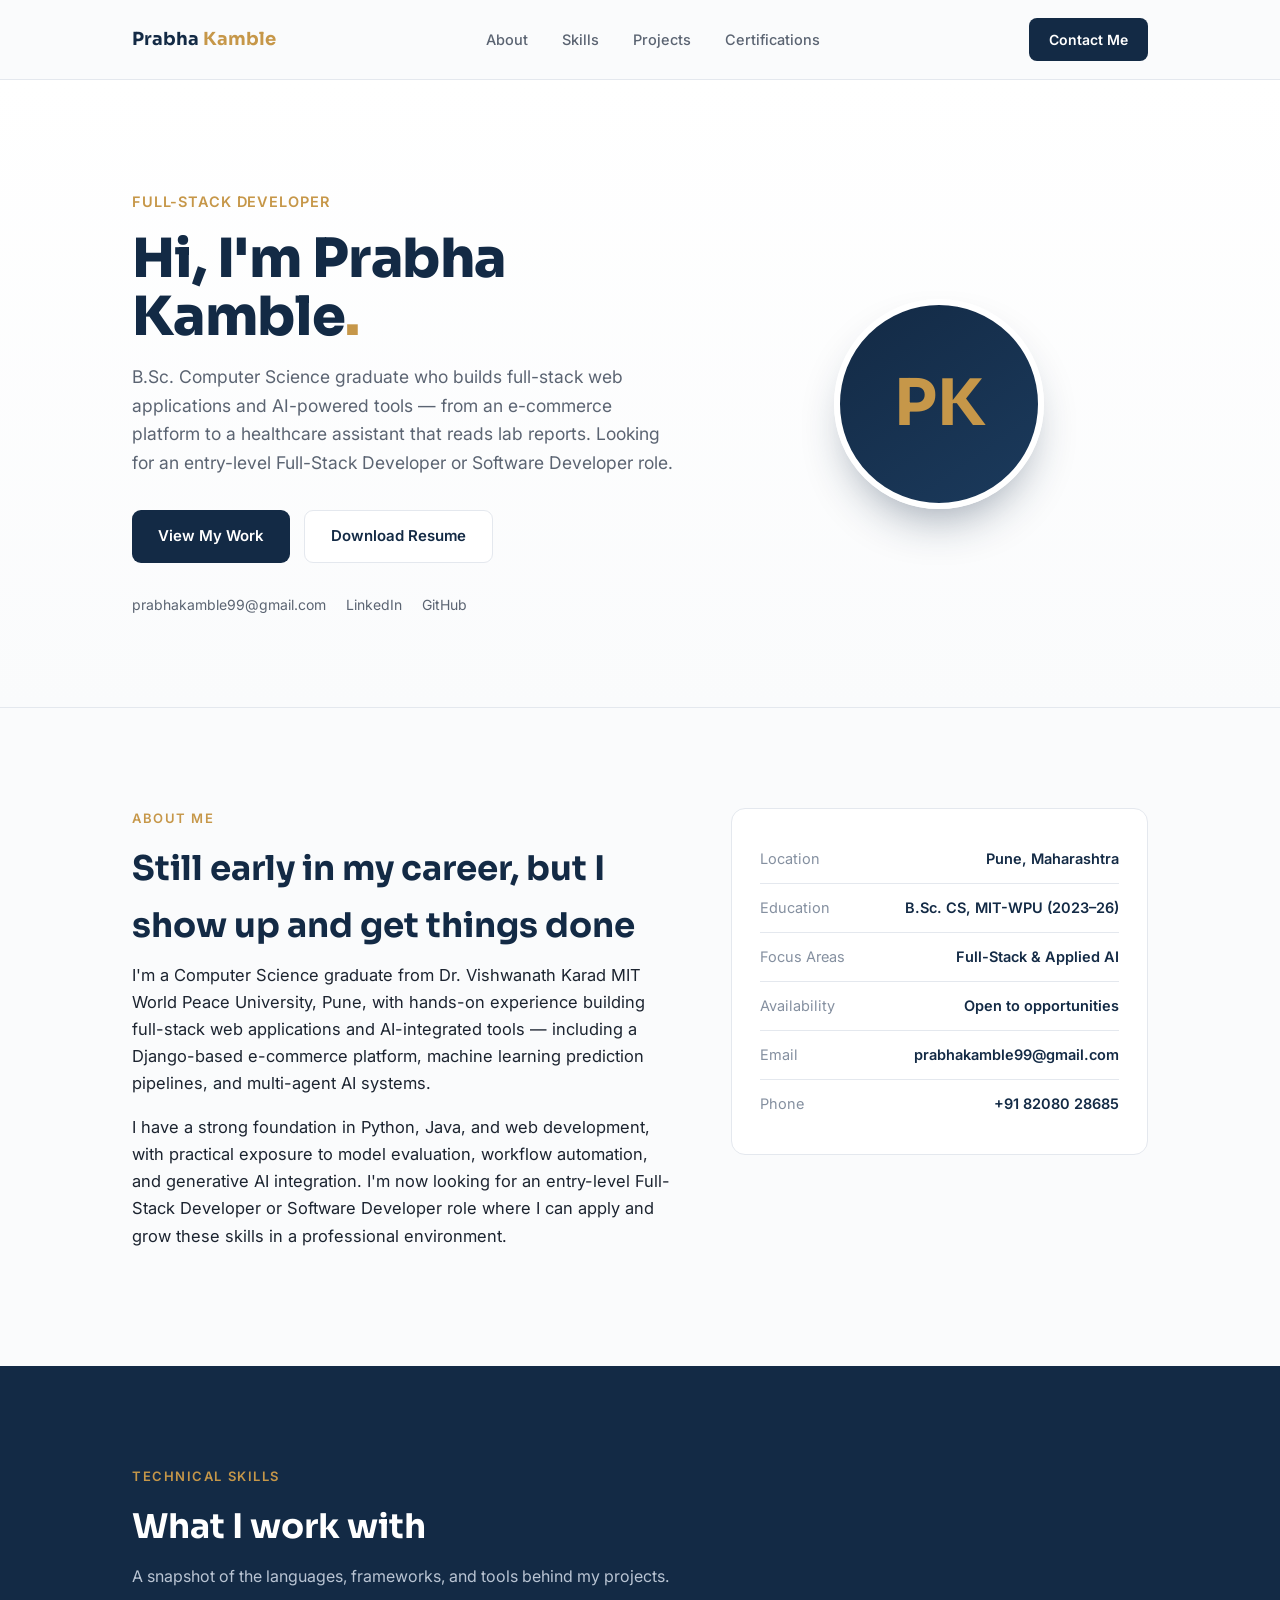
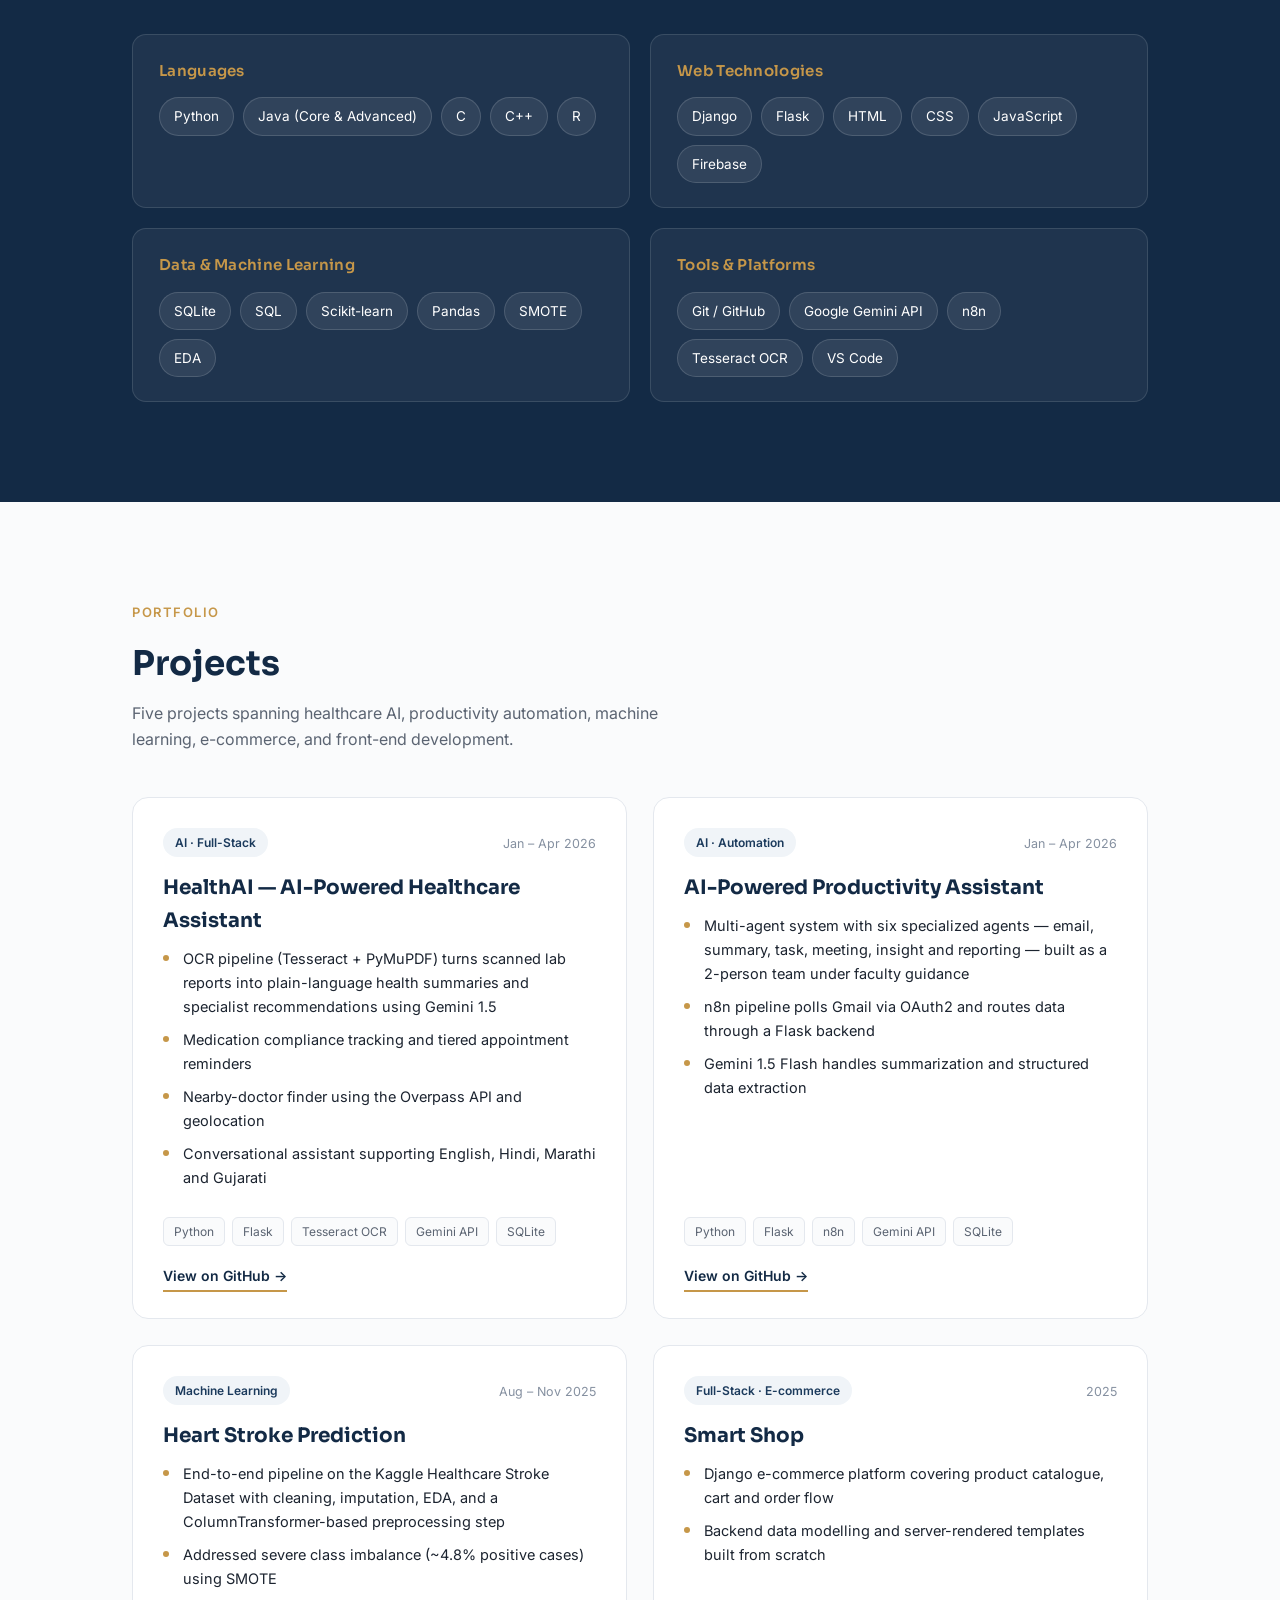
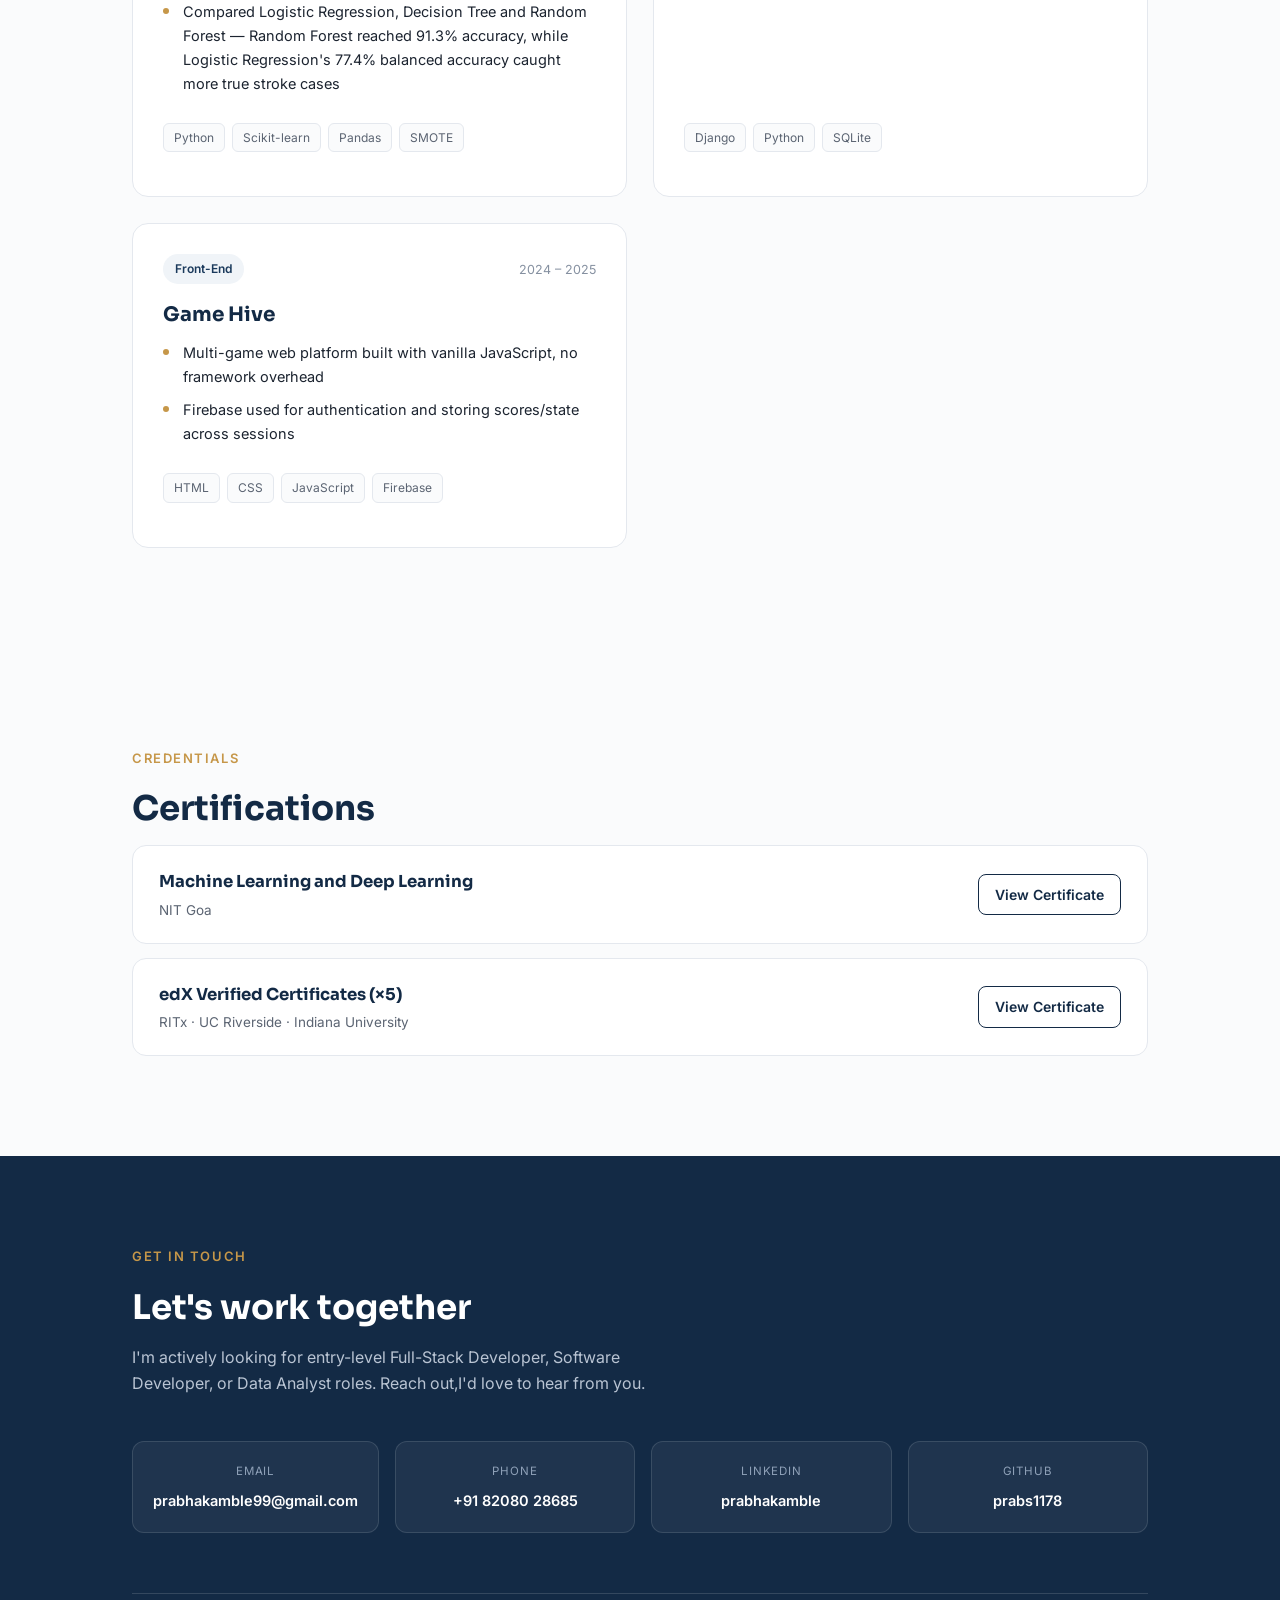
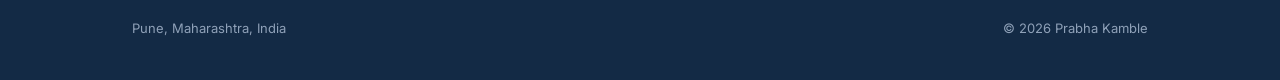
<file: index.html>
<!DOCTYPE html>
<html lang="en">
<head>
<meta charset="UTF-8">
<meta name="viewport" content="width=device-width, initial-scale=1.0">
<title>Prabha Kamble — Full-Stack Developer</title>
<meta name="description" content="Prabha Kamble — Aspiring Full-Stack Developer. B.Sc. Computer Science graduate. Projects: HealthAI, AI Productivity Assistant, Heart Stroke Prediction, Smart Shop, Game Hive.">
<link rel="canonical" href="https://prabs1178.github.io/">
<meta property="og:type" content="website">
<meta property="og:title" content="Prabha Kamble — Full-Stack Developer">
<meta property="og:description" content="B.Sc. Computer Science graduate building full-stack web apps and AI-powered tools. Projects: HealthAI, AI Productivity Assistant, Heart Stroke Prediction, Smart Shop, Game Hive.">
<meta property="og:url" content="https://prabs1178.github.io/">
<meta name="robots" content="index, follow">
  <link rel="preconnect" href="https://fonts.googleapis.com">
<link rel="preconnect" href="https://fonts.gstatic.com" crossorigin>
<link href="https://fonts.googleapis.com/css2?family=Sora:wght@400;500;600;700;800&family=Inter:wght@400;500;600;700&display=swap" rel="stylesheet">
<style>
  :root{
    --navy:#132A45;
    --navy-2:#1B3A5C;
    --gold:#C69749;
    --bg:#FAFBFC;
    --card:#FFFFFF;
    --border:#E4E8EE;
    --text:#1C2430;
    --muted:#5B6472;
    --muted-2:#8590A0;
  }
  *{margin:0;padding:0;box-sizing:border-box;}
  html{scroll-behavior:smooth;}
  body{
    background:var(--bg);color:var(--text);
    font-family:'Inter',sans-serif;line-height:1.65;-webkit-font-smoothing:antialiased;
  }
  h1,h2,h3,h4{font-family:'Sora',sans-serif;}
  a{color:inherit;text-decoration:none;}
  ::selection{background:var(--gold);color:#fff;}
  :focus-visible{outline:2px solid var(--gold);outline-offset:3px;}
  .wrap{max-width:1080px;margin:0 auto;padding:0 32px;}
  section{padding:100px 0;}
  @media (max-width:640px){ section{padding:64px 0;} .wrap{padding:0 22px;} }

  .eyebrow{
    font-size:13px;font-weight:600;letter-spacing:.12em;text-transform:uppercase;
    color:var(--gold);margin-bottom:12px;
  }
  h2.section-title{font-size:clamp(26px,3.6vw,34px);font-weight:700;margin-bottom:8px;color:var(--navy);}
  p.section-sub{color:var(--muted);font-size:16px;max-width:56ch;margin-bottom:44px;}

  /* nav */
  header.nav{position:sticky;top:0;z-index:50;background:rgba(250,251,252,.92);backdrop-filter:blur(8px);border-bottom:1px solid var(--border);}
  .nav-inner{max-width:1080px;margin:0 auto;padding:18px 32px;display:flex;align-items:center;justify-content:space-between;}
  .nav-logo{font-family:'Sora',sans-serif;font-weight:700;font-size:18px;color:var(--navy);}
  .nav-logo span{color:var(--gold);}
  .nav-links{display:flex;gap:34px;list-style:none;font-size:14.5px;font-weight:500;}
  .nav-links a{color:var(--muted);transition:color .15s;}
  .nav-links a:hover{color:var(--navy);}
  .nav-cta{background:var(--navy);color:#fff;padding:10px 20px;border-radius:8px;font-size:14px;font-weight:600;transition:background .15s;}
  .nav-cta:hover{background:var(--navy-2);}
  @media (max-width:760px){ .nav-links{display:none;} }

  /* hero */
  .hero{padding:110px 0 90px;background:linear-gradient(180deg,#FFFFFF 0%,var(--bg) 100%);border-bottom:1px solid var(--border);}
  .hero-inner{display:flex;align-items:center;gap:56px;}
  @media (max-width:800px){ .hero-inner{flex-direction:column-reverse;text-align:center;gap:36px;} }
  .hero-text{flex:1.3;}
  .hero-avatar{
    flex:1;display:flex;justify-content:center;
  }
  .avatar-circle{
    width:210px;height:210px;border-radius:50%;
    background:linear-gradient(145deg,var(--navy),var(--navy-2));
    display:flex;align-items:center;justify-content:center;
    font-family:'Sora',sans-serif;font-weight:700;font-size:64px;color:var(--gold);
    box-shadow:0 24px 48px -18px rgba(19,42,69,.45);
    border:6px solid #fff;
  }
  .hero-kicker{color:var(--gold);font-weight:600;font-size:14.5px;letter-spacing:.06em;text-transform:uppercase;margin-bottom:16px;}
  .hero h1{font-size:clamp(36px,5.4vw,54px);font-weight:800;color:var(--navy);line-height:1.08;letter-spacing:-.01em;margin-bottom:16px;}
  .hero h1 .gold{color:var(--gold);}
  .hero p.lead{font-size:17.5px;color:var(--muted);max-width:56ch;margin-bottom:32px;}
  .btn-row{display:flex;gap:14px;flex-wrap:wrap;}
  @media (max-width:800px){ .btn-row{justify-content:center;} }
  .btn{padding:13px 26px;border-radius:9px;font-weight:600;font-size:15px;display:inline-flex;align-items:center;gap:8px;transition:all .15s;}
  .btn-primary{background:var(--navy);color:#fff;}
  .btn-primary:hover{background:var(--navy-2);transform:translateY(-1px);}
  .btn-ghost{border:1.5px solid var(--border);color:var(--navy);background:#fff;}
  .btn-ghost:hover{border-color:var(--navy);}
  .hero-socials{display:flex;gap:20px;margin-top:30px;font-size:14px;color:var(--muted);}
  @media (max-width:800px){ .hero-socials{justify-content:center;} }
  .hero-socials a{border-bottom:1px solid transparent;transition:border-color .15s,color .15s;}
  .hero-socials a:hover{color:var(--navy);border-color:var(--navy);}

  /* about */
  .about-grid{display:grid;grid-template-columns:1.3fr 1fr;gap:56px;align-items:start;}
  @media (max-width:760px){ .about-grid{grid-template-columns:1fr;gap:28px;} }
  .about-body p{font-size:16.5px;color:var(--text);margin-bottom:16px;max-width:62ch;}
  .fact-card{background:var(--card);border:1px solid var(--border);border-radius:14px;padding:26px 28px;}
  .fact-row{display:flex;justify-content:space-between;padding:12px 0;border-bottom:1px solid var(--border);font-size:14.5px;}
  .fact-row:last-child{border-bottom:none;}
  .fact-row .label{color:var(--muted-2);}
  .fact-row .value{font-weight:600;color:var(--navy);text-align:right;}

  /* skills */
  .skills-section{background:var(--navy);color:#fff;}
  .skills-section .eyebrow{color:var(--gold);}
  .skills-section h2.section-title{color:#fff;}
  .skills-section p.section-sub{color:#B9C4D3;}
  .skills-grid{display:grid;grid-template-columns:repeat(2,1fr);gap:20px;}
  @media (max-width:700px){ .skills-grid{grid-template-columns:1fr;} }
  .skill-card{background:rgba(255,255,255,.05);border:1px solid rgba(255,255,255,.12);border-radius:14px;padding:24px 26px;}
  .skill-card h4{font-size:15px;font-weight:600;color:var(--gold);margin-bottom:14px;letter-spacing:.02em;}
  .skill-tags{display:flex;flex-wrap:wrap;gap:9px;}
  .skill-tag{background:rgba(255,255,255,.08);border:1px solid rgba(255,255,255,.14);padding:7px 14px;border-radius:20px;font-size:13.5px;}

  /* projects */
  .project-grid{display:grid;grid-template-columns:repeat(2,1fr);gap:26px;}
  @media (max-width:800px){ .project-grid{grid-template-columns:1fr;} }
  .project-card{
    background:var(--card);border:1px solid var(--border);border-radius:16px;padding:30px 30px 26px;
    display:flex;flex-direction:column;transition:box-shadow .2s,transform .2s;
  }
  .project-card:hover{box-shadow:0 20px 40px -22px rgba(19,42,69,.22);transform:translateY(-3px);}
  .project-top{display:flex;justify-content:space-between;align-items:flex-start;margin-bottom:14px;gap:10px;}
  .project-badge{
    background:#F0F4F8;color:var(--navy-2);font-size:12px;font-weight:600;padding:5px 12px;border-radius:20px;white-space:nowrap;
  }
  .project-date{font-size:12.5px;color:var(--muted-2);white-space:nowrap;padding-top:6px;}
  .project-card h3{font-size:20px;font-weight:700;color:var(--navy);margin-bottom:10px;}
  .project-card ul{list-style:none;margin-bottom:18px;flex-grow:1;}
  .project-card li{position:relative;padding-left:20px;font-size:14.5px;color:var(--text);margin-bottom:9px;}
  .project-card li::before{content:"";position:absolute;left:0;top:8px;width:6px;height:6px;border-radius:50%;background:var(--gold);}
  .project-stack{display:flex;flex-wrap:wrap;gap:7px;margin-bottom:18px;}
  .project-stack span{font-size:12px;color:var(--muted);background:var(--bg);border:1px solid var(--border);padding:4px 10px;border-radius:6px;}
  .project-link{font-size:14px;font-weight:600;color:var(--navy);border-bottom:2px solid var(--gold);padding-bottom:2px;align-self:flex-start;transition:color .15s;}
  .project-link:hover{color:var(--gold);}

  /* certifications */
  .cert-list{display:grid;gap:14px;}
  .cert{
    display:flex;justify-content:space-between;align-items:center;gap:16px;flex-wrap:wrap;
    border:1px solid var(--border);border-radius:14px;padding:22px 26px;background:var(--card);
  }
  .cert-name{font-family:'Sora',sans-serif;font-weight:700;font-size:16.5px;color:var(--navy);}
  .cert-org{font-size:13.5px;color:var(--muted);margin-top:3px;}
  .cert a.cert-link{font-size:14px;font-weight:600;border:1.5px solid var(--navy);color:var(--navy);padding:8px 16px;border-radius:8px;transition:all .15s;}
  .cert a.cert-link:hover{background:var(--navy);color:#fff;}

  /* contact / footer */
  footer{background:var(--navy);color:#fff;padding:90px 0 40px;}
  footer .eyebrow{color:var(--gold);}
  footer h2.section-title{color:#fff;}
  footer p.section-sub{color:#B9C4D3;}
  .contact-grid{display:grid;grid-template-columns:repeat(4,1fr);gap:16px;margin-bottom:60px;}
  @media (max-width:800px){ .contact-grid{grid-template-columns:repeat(2,1fr);} }
  @media (max-width:480px){ .contact-grid{grid-template-columns:1fr;} }
  .contact-card{
    background:rgba(255,255,255,.05);border:1px solid rgba(255,255,255,.12);border-radius:12px;
    padding:20px;text-align:center;transition:background .15s,border-color .15s;
  }
  .contact-card:hover{background:rgba(255,255,255,.09);border-color:var(--gold);}
  .contact-card .label{font-size:11.5px;text-transform:uppercase;letter-spacing:.08em;color:#8FA1B8;margin-bottom:8px;}
  .contact-card .value{font-size:14.5px;font-weight:600;}
  .footer-bottom{
    display:flex;justify-content:space-between;flex-wrap:wrap;gap:10px;
    border-top:1px solid rgba(255,255,255,.14);padding-top:24px;font-size:13px;color:#8FA1B8;
  }

  .reveal{opacity:0;transform:translateY(16px);transition:opacity .5s ease,transform .5s ease;}
  .reveal.in{opacity:1;transform:none;}
  @media (prefers-reduced-motion:reduce){ .reveal{opacity:1;transform:none;transition:none;} }
</style>
</head>
<body>

<header class="nav">
  <div class="nav-inner">
    <div class="nav-logo">Prabha <span>Kamble</span></div>
    <ul class="nav-links">
      <li><a href="#about">About</a></li>
      <li><a href="#skills">Skills</a></li>
      <li><a href="#projects">Projects</a></li>
      <li><a href="#certifications">Certifications</a></li>
    </ul>
    <a class="nav-cta" href="#contact">Contact Me</a>
  </div>
</header>

<section class="hero">
  <div class="wrap hero-inner">
    <div class="hero-text">
      <div class="hero-kicker">Full-Stack Developer</div>
      <h1>Hi, I'm Prabha<br>Kamble<span class="gold">.</span></h1>
      <p class="lead">B.Sc. Computer Science graduate who builds full-stack web applications and AI-powered tools — from an e-commerce platform to a healthcare assistant that reads lab reports. Looking for an entry-level Full-Stack Developer or Software Developer role.</p>
      <div class="btn-row">
        <a class="btn btn-primary" href="#projects">View My Work</a>
        <a class="btn btn-ghost" href="Prabha_Kamble_Resume.pdf" target="_blank" rel="noopener">Download Resume</a>
      </div>
      <div class="hero-socials">
        <a href="mailto:prabhakamble99@gmail.com">prabhakamble99@gmail.com</a>
        <a href="https://linkedin.com/in/prabhakamble-0050a3314" target="_blank" rel="noopener">LinkedIn</a>
        <a href="https://github.com/prabs1178" target="_blank" rel="noopener">GitHub</a>
      </div>
    </div>
    <div class="hero-avatar">
      <div class="avatar-circle">PK</div>
    </div>
  </div>
</section>

<section id="about">
  <div class="wrap about-grid">
    <div class="about-body">
      <div class="eyebrow">About Me</div>
      <h2 class="section-title">Still early in my career, but I show up and get things done</h2>
      <p>I'm a Computer Science graduate from Dr. Vishwanath Karad MIT World Peace University, Pune, with hands-on experience building full-stack web applications and AI-integrated tools — including a Django-based e-commerce platform, machine learning prediction pipelines, and multi-agent AI systems.</p>
      <p>I have a strong foundation in Python, Java, and web development, with practical exposure to model evaluation, workflow automation, and generative AI integration. I'm now looking for an entry-level Full-Stack Developer or Software Developer role where I can apply and grow these skills in a professional environment.</p>
    </div>
    <div class="fact-card">
      <div class="fact-row"><span class="label">Location</span><span class="value">Pune, Maharashtra</span></div>
      <div class="fact-row"><span class="label">Education</span><span class="value">B.Sc. CS, MIT-WPU (2023–26)</span></div>
      <div class="fact-row"><span class="label">Focus Areas</span><span class="value">Full-Stack &amp; Applied AI</span></div>
      <div class="fact-row"><span class="label">Availability</span><span class="value">Open to opportunities</span></div>
      <div class="fact-row"><span class="label">Email</span><span class="value">prabhakamble99@gmail.com</span></div>
      <div class="fact-row"><span class="label">Phone</span><span class="value">+91 82080 28685</span></div>
    </div>
  </div>
</section>

<section id="skills" class="skills-section">
  <div class="wrap">
    <div class="eyebrow">Technical Skills</div>
    <h2 class="section-title">What I work with</h2>
    <p class="section-sub">A snapshot of the languages, frameworks, and tools behind my projects.</p>
    <div class="skills-grid">
      <div class="skill-card">
        <h4>Languages</h4>
        <div class="skill-tags">
          <span class="skill-tag">Python</span><span class="skill-tag">Java (Core &amp; Advanced)</span>
          <span class="skill-tag">C</span><span class="skill-tag">C++</span><span class="skill-tag">R</span>
        </div>
      </div>
      <div class="skill-card">
        <h4>Web Technologies</h4>
        <div class="skill-tags">
          <span class="skill-tag">Django</span><span class="skill-tag">Flask</span><span class="skill-tag">HTML</span>
          <span class="skill-tag">CSS</span><span class="skill-tag">JavaScript</span><span class="skill-tag">Firebase</span>
        </div>
      </div>
      <div class="skill-card">
        <h4>Data &amp; Machine Learning</h4>
        <div class="skill-tags">
          <span class="skill-tag">SQLite</span><span class="skill-tag">SQL</span><span class="skill-tag">Scikit-learn</span>
          <span class="skill-tag">Pandas</span><span class="skill-tag">SMOTE</span><span class="skill-tag">EDA</span>
        </div>
      </div>
      <div class="skill-card">
        <h4>Tools &amp; Platforms</h4>
        <div class="skill-tags">
          <span class="skill-tag">Git / GitHub</span><span class="skill-tag">Google Gemini API</span>
          <span class="skill-tag">n8n</span><span class="skill-tag">Tesseract OCR</span><span class="skill-tag">VS Code</span>
        </div>
      </div>
    </div>
  </div>
</section>

<section id="projects">
  <div class="wrap">
    <div class="eyebrow">Portfolio</div>
    <h2 class="section-title">Projects</h2>
    <p class="section-sub">Five projects spanning healthcare AI, productivity automation, machine learning, e-commerce, and front-end development.</p>

    <div class="project-grid">

      <div class="project-card reveal">
        <div class="project-top">
          <span class="project-badge">AI · Full-Stack</span>
          <span class="project-date">Jan – Apr 2026</span>
        </div>
        <h3>HealthAI — AI-Powered Healthcare Assistant</h3>
        <ul>
          <li>OCR pipeline (Tesseract + PyMuPDF) turns scanned lab reports into plain-language health summaries and specialist recommendations using Gemini 1.5</li>
          <li>Medication compliance tracking and tiered appointment reminders</li>
          <li>Nearby-doctor finder using the Overpass API and geolocation</li>
          <li>Conversational assistant supporting English, Hindi, Marathi and Gujarati</li>
        </ul>
        <div class="project-stack">
          <span>Python</span><span>Flask</span><span>Tesseract OCR</span><span>Gemini API</span><span>SQLite</span>
        </div>
        <a class="project-link" href="https://github.com/prabs1178/healthai-assistant" target="_blank" rel="noopener">View on GitHub →</a>
      </div>

      <div class="project-card reveal">
        <div class="project-top">
          <span class="project-badge">AI · Automation</span>
          <span class="project-date">Jan – Apr 2026</span>
        </div>
        <h3>AI-Powered Productivity Assistant</h3>
        <ul>
          <li>Multi-agent system with six specialized agents — email, summary, task, meeting, insight and reporting — built as a 2-person team under faculty guidance</li>
          <li>n8n pipeline polls Gmail via OAuth2 and routes data through a Flask backend</li>
          <li>Gemini 1.5 Flash handles summarization and structured data extraction</li>
        </ul>
        <div class="project-stack">
          <span>Python</span><span>Flask</span><span>n8n</span><span>Gemini API</span><span>SQLite</span>
        </div>
        <a class="project-link" href="https://github.com/prabs1178/productivity_assistant" target="_blank" rel="noopener">View on GitHub →</a>
      </div>

      <div class="project-card reveal">
        <div class="project-top">
          <span class="project-badge">Machine Learning</span>
          <span class="project-date">Aug – Nov 2025</span>
        </div>
        <h3>Heart Stroke Prediction</h3>
        <ul>
          <li>End-to-end pipeline on the Kaggle Healthcare Stroke Dataset with cleaning, imputation, EDA, and a ColumnTransformer-based preprocessing step</li>
          <li>Addressed severe class imbalance (~4.8% positive cases) using SMOTE</li>
          <li>Compared Logistic Regression, Decision Tree and Random Forest — Random Forest reached 91.3% accuracy, while Logistic Regression's 77.4% balanced accuracy caught more true stroke cases</li>
        </ul>
        <div class="project-stack">
          <span>Python</span><span>Scikit-learn</span><span>Pandas</span><span>SMOTE</span>
        </div>
      </div>

      <div class="project-card reveal">
        <div class="project-top">
          <span class="project-badge">Full-Stack · E-commerce</span>
          <span class="project-date">2025</span>
        </div>
        <h3>Smart Shop</h3>
        <ul>
          <li>Django e-commerce platform covering product catalogue, cart and order flow</li>
          <li>Backend data modelling and server-rendered templates built from scratch</li>
        </ul>
        <div class="project-stack">
          <span>Django</span><span>Python</span><span>SQLite</span>
        </div>
      </div>

      <div class="project-card reveal">
        <div class="project-top">
          <span class="project-badge">Front-End</span>
          <span class="project-date">2024 – 2025</span>
        </div>
        <h3>Game Hive</h3>
        <ul>
          <li>Multi-game web platform built with vanilla JavaScript, no framework overhead</li>
          <li>Firebase used for authentication and storing scores/state across sessions</li>
        </ul>
        <div class="project-stack">
          <span>HTML</span><span>CSS</span><span>JavaScript</span><span>Firebase</span>
        </div>
      </div>

    </div>
  </div>
</section>

<section id="certifications">
  <div class="wrap">
    <div class="eyebrow">Credentials</div>
    <h2 class="section-title">Certifications</h2>
    <div class="cert-list">
      
      <!-- Box 1: Machine Learning -->
      <div class="cert">
        <div>
          <div class="cert-name">Machine Learning and Deep Learning</div>
          <div class="cert-org">NIT Goa</div>
        </div>
        <a class="cert-link" href="nit_goa_certificate.jpeg" target="_blank" rel="noopener">View Certificate</a>
      </div>

      <!-- Box 2: edX Certificates -->
      <div class="cert">
        <div>
          <div class="cert-name">edX Verified Certificates (×5)</div>
          <div class="cert-org">RITx · UC Riverside · Indiana University</div>
        </div>
        <a class="cert-link" href="edx_certificate.jpg" target="_blank" rel="noopener">View Certificate</a>
      </div>

    </div>
  </div>
</section>
<footer id="contact">
  <div class="wrap">
    <div class="eyebrow">Get In Touch</div>
    <h2 class="section-title">Let's work together</h2>
    <p class="section-sub">I'm actively looking for entry-level Full-Stack Developer, Software Developer, or Data Analyst roles. Reach out,I'd love to hear from you.</p>
    <div class="contact-grid">
      <a class="contact-card" href="mailto:prabhakamble99@gmail.com">
        <div class="label">Email</div>
        <div class="value">prabhakamble99@gmail.com</div>
      </a>
      <a class="contact-card" href="tel:+918208028685">
        <div class="label">Phone</div>
        <div class="value">+91 82080 28685</div>
      </a>
      <a class="contact-card" href="https://linkedin.com/in/prabhakamble-0050a3314" target="_blank" rel="noopener">
        <div class="label">LinkedIn</div>
        <div class="value">prabhakamble</div>
      </a>
      <a class="contact-card" href="https://github.com/prabs1178" target="_blank" rel="noopener">
        <div class="label">GitHub</div>
        <div class="value">prabs1178</div>
      </a>
    </div>
    <div class="footer-bottom">
      <span>Pune, Maharashtra, India</span>
      <span>© 2026 Prabha Kamble</span>
    </div>
  </div>
</footer>

<script>
  const obs = new IntersectionObserver((entries)=>{
    entries.forEach(e=>{ if(e.isIntersecting){ e.target.classList.add('in'); obs.unobserve(e.target); } });
  },{threshold:0.15});
  document.querySelectorAll('.reveal').forEach(el=>obs.observe(el));
</script>

</body>
</html>
</file>
